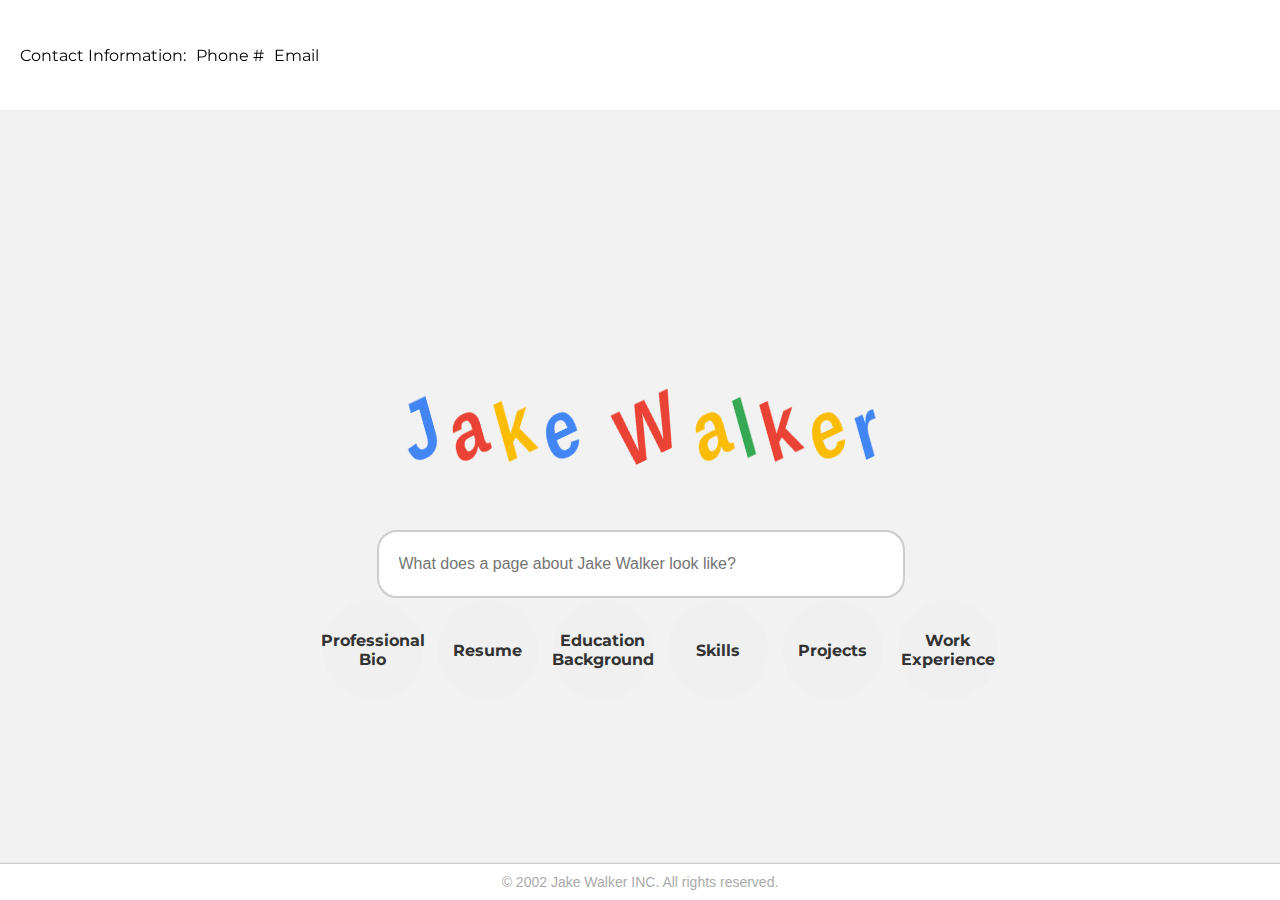
<file: index.html>
<!DOCTYPE html>
<html lang="en">
<head>
    <meta charset="UTF-8">
    <meta name="viewport" content="width=device-width, initial-scale=1.0">
    <title>Jake Walker's Page</title>
    <link rel="stylesheet" href="home.css">
    <link href="https://fonts.googleapis.com/css2?family=Montserrat:wght@400;700&display=swap" rel="stylesheet">
    <style>
        .circle-text {
            display: flex;
            justify-content: center;
            align-items: center;
            width: 100px;
            height: 100px;
            background-color: #f0f0f0;
            border-radius: 50%;
            color: #333;
            font-weight: 700;
            text-align: center;
            vertical-align: middle;
            margin: 10px;
            transition: background-color 0.3s;
        }

        .circle-text:hover {
            background-color: #4285F4;
            color: #fff;
            cursor: pointer;
        }

        .search-box {
            display: flex;
            align-items: center;
            justify-content: center;
            margin: 32px 0;
        }

        .search-input {
            border: 2px solid #ccc;
            padding: 10px 20px;
            font-size: 16px;
            border-radius: 20px;
            background-color: #fff;
            color: #666;
        }

        .curved-text {
            font-size: 84px;
            font-weight: bold;
            margin: 20px;
            display: flex;
            justify-content: center;
            width: 100%;
        }

        .letter {
            transform: rotateY(-40deg) rotateZ(-20deg); /* Adjust rotation angles for curvature effect */
            display: inline-block;
            color: inherit;
            transition: color 0.3s;
        }

        .l1 { color: #4285F4; }
        .l2 { color: #EA4335; }
        .l3 { color: #FBBC05; }
        .l4 { color: #4285F4; }
        .l5 { color: #34A853; }
        .l6 { color: #EA4335; }
        .l7 { color: #FBBC05; }
        .l8 { color: #34A853; }
        .l9 { color: #EA4335; }
        .l10 { color: #FBBC05; }

        .footer {
            text-align: center;
            font-size: 14px;
            color: #aaa;
            margin-top: 20px;
        }
    </style>
</head>
<body>
    <div class="header-container">
        <div class="header">
            <p>Contact Information:</p>
            <p class="tooltip" data-tooltip="816-447-4367">Phone #</p>
            <p class="tooltip" data-tooltip="jrw7n4@umsystem.edu">Email</p>
        </div>
    </div>

    <div class="main-container">
        <div class="curved-text">
            <span class="letter l1">J</span>
            <span class="letter l2">a</span>
            <span class="letter l3">k</span>
            <span class="letter l4">e</span>
            <span class="letter l5">&nbsp;</span>
            <span class="letter l6">W</span>
            <span class="letter l7">a</span>
            <span class="letter l8">l</span>
            <span class="letter l9">k</span>
            <span class="letter l10">e</span>
            <span class="letter l1">r</span>
        </div>
        <div class="search-box">
            <input type="text" class="search-input" placeholder="What does a page about Jake Walker look like?" readonly>
        </div>
        <div class="icon-container">
            <a href="professionalBio.html" class="icon-link">
                <div class="circle-text">Professional Bio</div>
            </a>
            <a href="resume.html" class="icon-link">
                <div class="circle-text">Resume</div>
            </a>
            <a href="courses.html" class="icon-link">
                <div class="circle-text">Education Background</div>
            </a>
            <a href="skills.html" class="icon-link">
                <div class="circle-text">Skills</div>
            </a>
            <a href="projects.html" class="icon-link">
                <div class="circle-text">Projects</div>
            </a>
            <a href="workExperience.html" class="icon-link">
                <div class="circle-text">Work Experience</div>
            </a>
        </div>
    </div>

    <div class="footer">
        © 2002 Jake Walker INC. All rights reserved.
    </div>
</body>
</html>
</file>
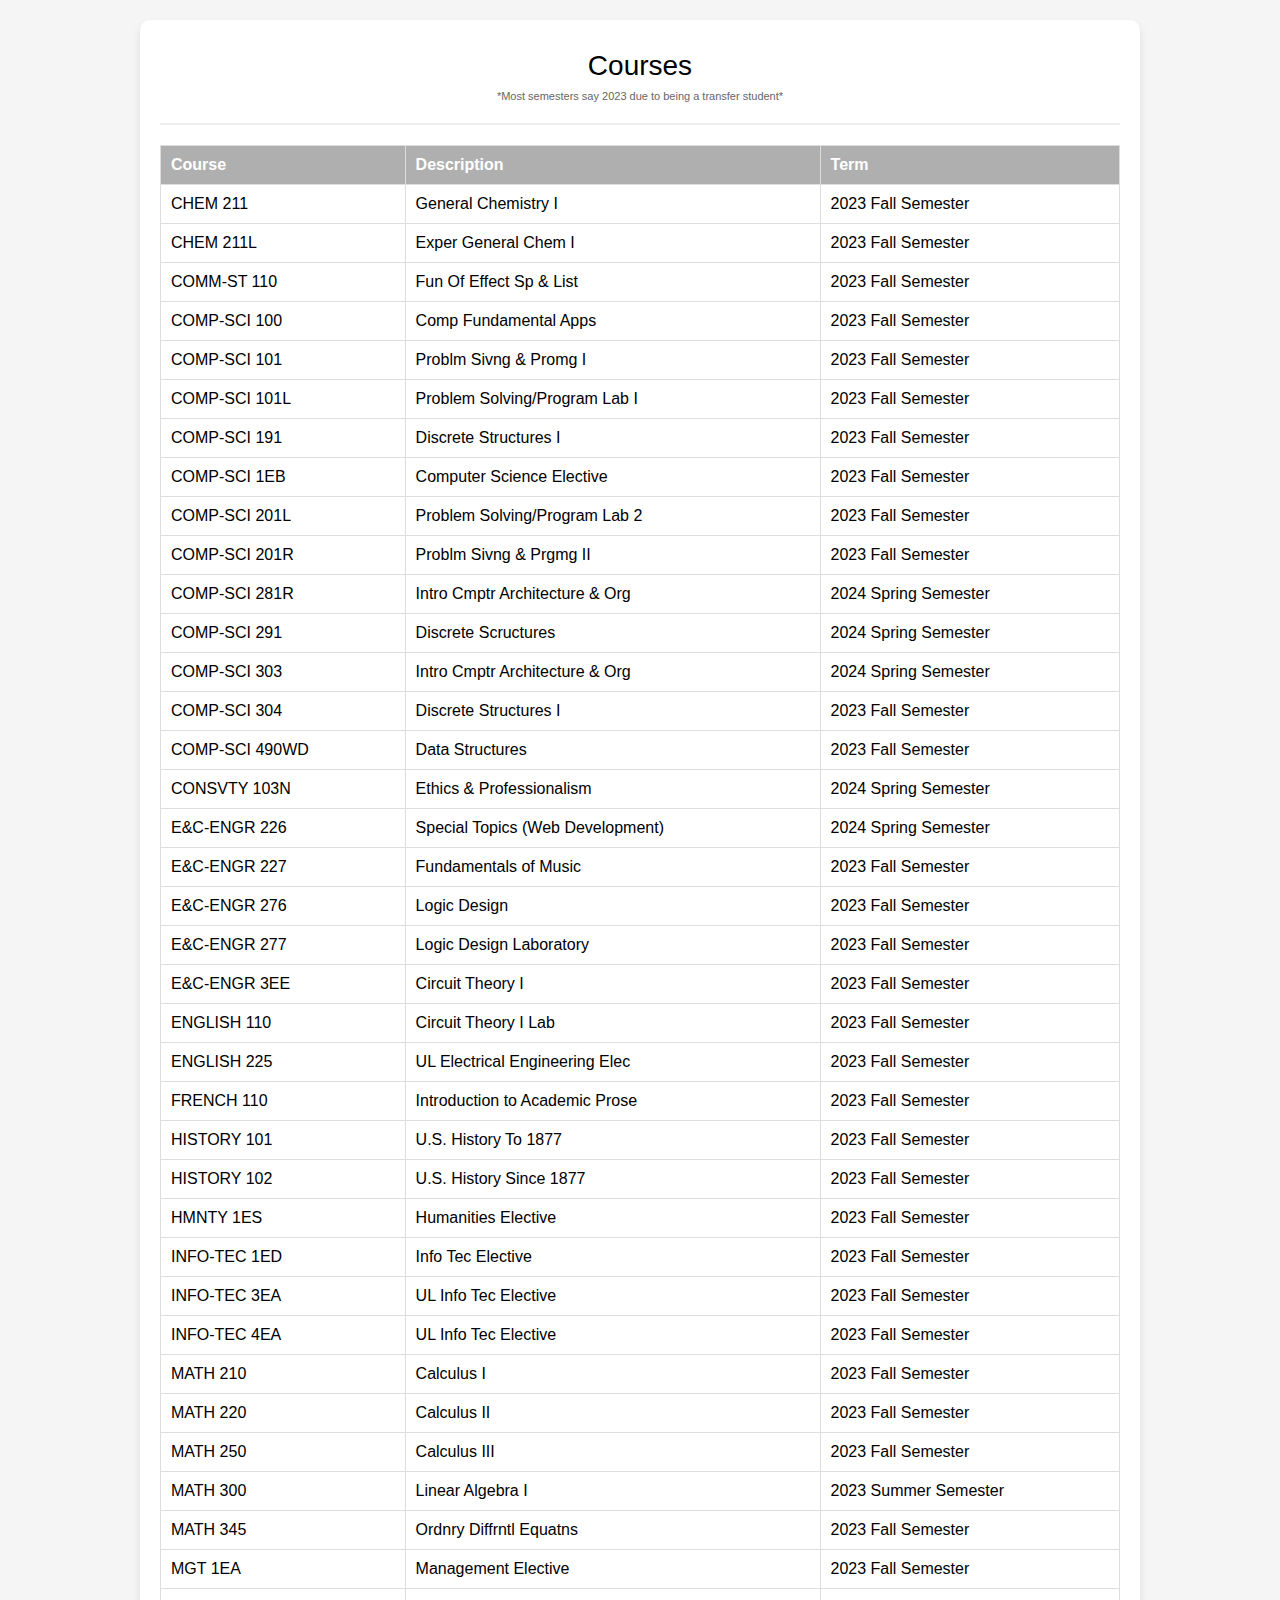
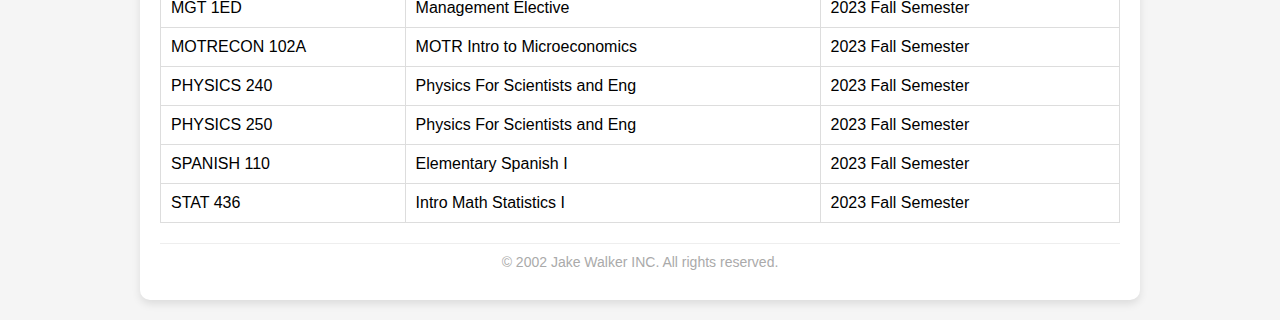
<file: courses.html>
<!DOCTYPE html>
<html lang="en">
<head>
    <meta charset="UTF-8">
    <meta name="viewport" content="width=device-width, initial-scale=1.0">
    <title>Course Table</title>
    <link rel="stylesheet" href="styleCourses.css">
    <style>
        .container {
            max-width: 960px;
            margin: 20px auto;
            padding: 20px;
            background: #fff;
            box-shadow: 0 4px 8px rgba(0,0,0,0.1);
            border-radius: 10px;
            overflow: hidden;
        }

        .header {
            font-size: 28px;
            text-align: center;
            color: #000000;
            padding: 10px;
            border-bottom: 2px solid #eee;
        }

        .note {
            font-size: 11px;
            color: #666;
            text-align: center;
            margin-top: 8px;
        }

        .footer {
            text-align: center;
            font-size: 14px;
            color: #aaa;
            margin-top: 20px;
            padding: 10px;
            border-top: 1px solid #eee;
        }

        table {
            width: 100%;
        }
    </style>
</head>
<body>
    <div class="container">
        <div class="header">
            Courses
            <p class="note">*Most semesters say 2023 due to being a transfer student*</p>
        </div>

<table class="course-table">
    <tr>
        <th>Course</th>
        <th>Description</th>
        <th>Term</th>
        <tr>
            <td>CHEM 211</td>
            <td>General Chemistry I</td>
            <td>2023 Fall Semester</td>
        </tr>
        <tr>
            <td>CHEM 211L</td>
            <td>Exper General Chem I</td>
            <td>2023 Fall Semester</td>
        </tr>
        <tr>
            <td>COMM-ST 110</td>
            <td>Fun Of Effect Sp & List</td>
            <td>2023 Fall Semester</td>
        </tr>
        <tr>
            <td>COMP-SCI 100</td>
            <td>Comp Fundamental Apps</td>
            <td>2023 Fall Semester</td>
        </tr>
        <tr>
            <td>COMP-SCI 101</td>
            <td>Problm Sivng & Promg I</td>
            <td>2023 Fall Semester</td>
        </tr>
        <tr>
            <td>COMP-SCI 101L</td>
            <td>Problem Solving/Program Lab I</td>
            <td>2023 Fall Semester</td>
        </tr>
        <tr>
            <td>COMP-SCI 191</td>
            <td>Discrete Structures I</td>
            <td>2023 Fall Semester</td>
        </tr>
        <tr>
            <td>COMP-SCI 1EB</td>
            <td>Computer Science Elective</td>
            <td>2023 Fall Semester</td>
        </tr>
        <tr>
            <td>COMP-SCI 201L</td>
            <td>Problem Solving/Program Lab 2</td>
            <td>2023 Fall Semester</td>
        </tr>
        <tr>
            <td>COMP-SCI 201R</td>
            <td>Problm Sivng & Prgmg II</td>
            <td>2023 Fall Semester</td>
        </tr>
        <tr>
            <td>COMP-SCI 281R</td>
            <td>Intro Cmptr Architecture & Org</td>
            <td>2024 Spring Semester</td>
        </tr>
        <tr>
            <td>COMP-SCI 291</td>
            <td>Discrete Scructures</td>
            <td>2024 Spring Semester</td>
        </tr>
        <tr>
            <td>COMP-SCI 303</td>
            <td>Intro Cmptr Architecture & Org</td>
            <td>2024 Spring Semester</td>
        </tr>
        <tr>
            <td>COMP-SCI 304</td>
            <td>Discrete Structures I</td>
            <td>2023 Fall Semester</td>
        </tr>
        <tr>
            <td>COMP-SCI 490WD</td>
            <td>Data Structures</td>
            <td>2023 Fall Semester</td>
        </tr>
        <tr>
            <td>CONSVTY 103N</td>
            <td>Ethics & Professionalism</td>
            <td>2024 Spring Semester</td>
        </tr>
        <tr>
            <td>E&C-ENGR 226</td>
            <td>Special Topics (Web Development)</td>
            <td>2024 Spring Semester</td>
        </tr>
        <tr>
            <td>E&C-ENGR 227</td>
            <td>Fundamentals of Music</td>
            <td>2023 Fall Semester</td>
        </tr>
        <tr>
            <td>E&C-ENGR 276</td>
            <td>Logic Design</td>
            <td>2023 Fall Semester</td>
        </tr>
        <tr>
            <td>E&C-ENGR 277</td>
            <td>Logic Design Laboratory</td>
            <td>2023 Fall Semester</td>
        </tr>
        <tr>
            <td>E&C-ENGR 3EE</td>
            <td>Circuit Theory I</td>
            <td>2023 Fall Semester</td>
        </tr>
        <tr>
            <td>ENGLISH 110</td>
            <td>Circuit Theory I Lab</td>
            <td>2023 Fall Semester</td>
        </tr>
        <tr>
            <td>ENGLISH 225</td>
            <td>UL Electrical Engineering Elec</td>
            <td>2023 Fall Semester</td>
        </tr>
        <tr>
            <td>FRENCH 110</td>
            <td>Introduction to Academic Prose</td>
            <td>2023 Fall Semester</td>
        </tr> 
        <tr>
            <td>HISTORY 101</td>
            <td>U.S. History To 1877</td>
            <td>2023 Fall Semester</td>
        </tr>
        <tr>
            <td>HISTORY 102</td>
            <td>U.S. History Since 1877</td>
            <td>2023 Fall Semester</td>
        </tr>
        <tr>
            <td>HMNTY 1ES</td>
            <td>Humanities Elective</td>
            <td>2023 Fall Semester</td>
        </tr>
        <tr>
            <td>INFO-TEC 1ED</td>
            <td>Info Tec Elective</td>
            <td>2023 Fall Semester</td>
        </tr>
        <tr>
            <td>INFO-TEC 3EA</td>
            <td>UL Info Tec Elective</td>
            <td>2023 Fall Semester</td>
        </tr>
        <tr>
            <td>INFO-TEC 4EA</td>
            <td>UL Info Tec Elective</td>
            <td>2023 Fall Semester</td>
        </tr>
        <tr>
            <td>MATH 210</td>
            <td>Calculus I</td>
            <td>2023 Fall Semester</td>
        </tr>
        <tr>
            <td>MATH 220</td>
            <td>Calculus II</td>
            <td>2023 Fall Semester</td>
        </tr>
        <tr>
            <td>MATH 250</td>
            <td>Calculus III</td>
            <td>2023 Fall Semester</td>
        </tr>
        <tr>
            <td>MATH 300</td>
            <td>Linear Algebra I</td>
            <td>2023 Summer Semester</td>
        </tr>
        <tr>
            <td>MATH 345</td>
            <td>Ordnry Diffrntl Equatns</td>
            <td>2023 Fall Semester</td>
        </tr>
        <tr>
            <td>MGT 1EA</td>
            <td>Management Elective</td>
            <td>2023 Fall Semester</td>
        </tr>
        <tr>
            <td>MGT 1ED</td>
            <td>Management Elective</td>
            <td>2023 Fall Semester</td>
        </tr>
        <tr>
            <td>MOTRECON 102A</td>
            <td>MOTR Intro to Microeconomics</td>
            <td>2023 Fall Semester</td>
        </tr>
        <tr>
            <td>PHYSICS 240</td>
            <td>Physics For Scientists and Eng</td>
            <td>2023 Fall Semester</td>
        </tr>
        <tr>
            <td>PHYSICS 250</td>
            <td>Physics For Scientists and Eng</td>
            <td>2023 Fall Semester</td>
        </tr>
        <tr>
            <td>SPANISH 110</td>
            <td>Elementary Spanish I</td>
            <td>2023 Fall Semester</td>
        </tr>
        <tr>
            <td>STAT 436</td>
            <td>Intro Math Statistics I</td>
            <td>2023 Fall Semester</td>
        </tr>
</table>
 <div class="footer">
            © 2002 Jake Walker INC. All rights reserved.
        </div>
    </div>
</body>
</html>
</file>
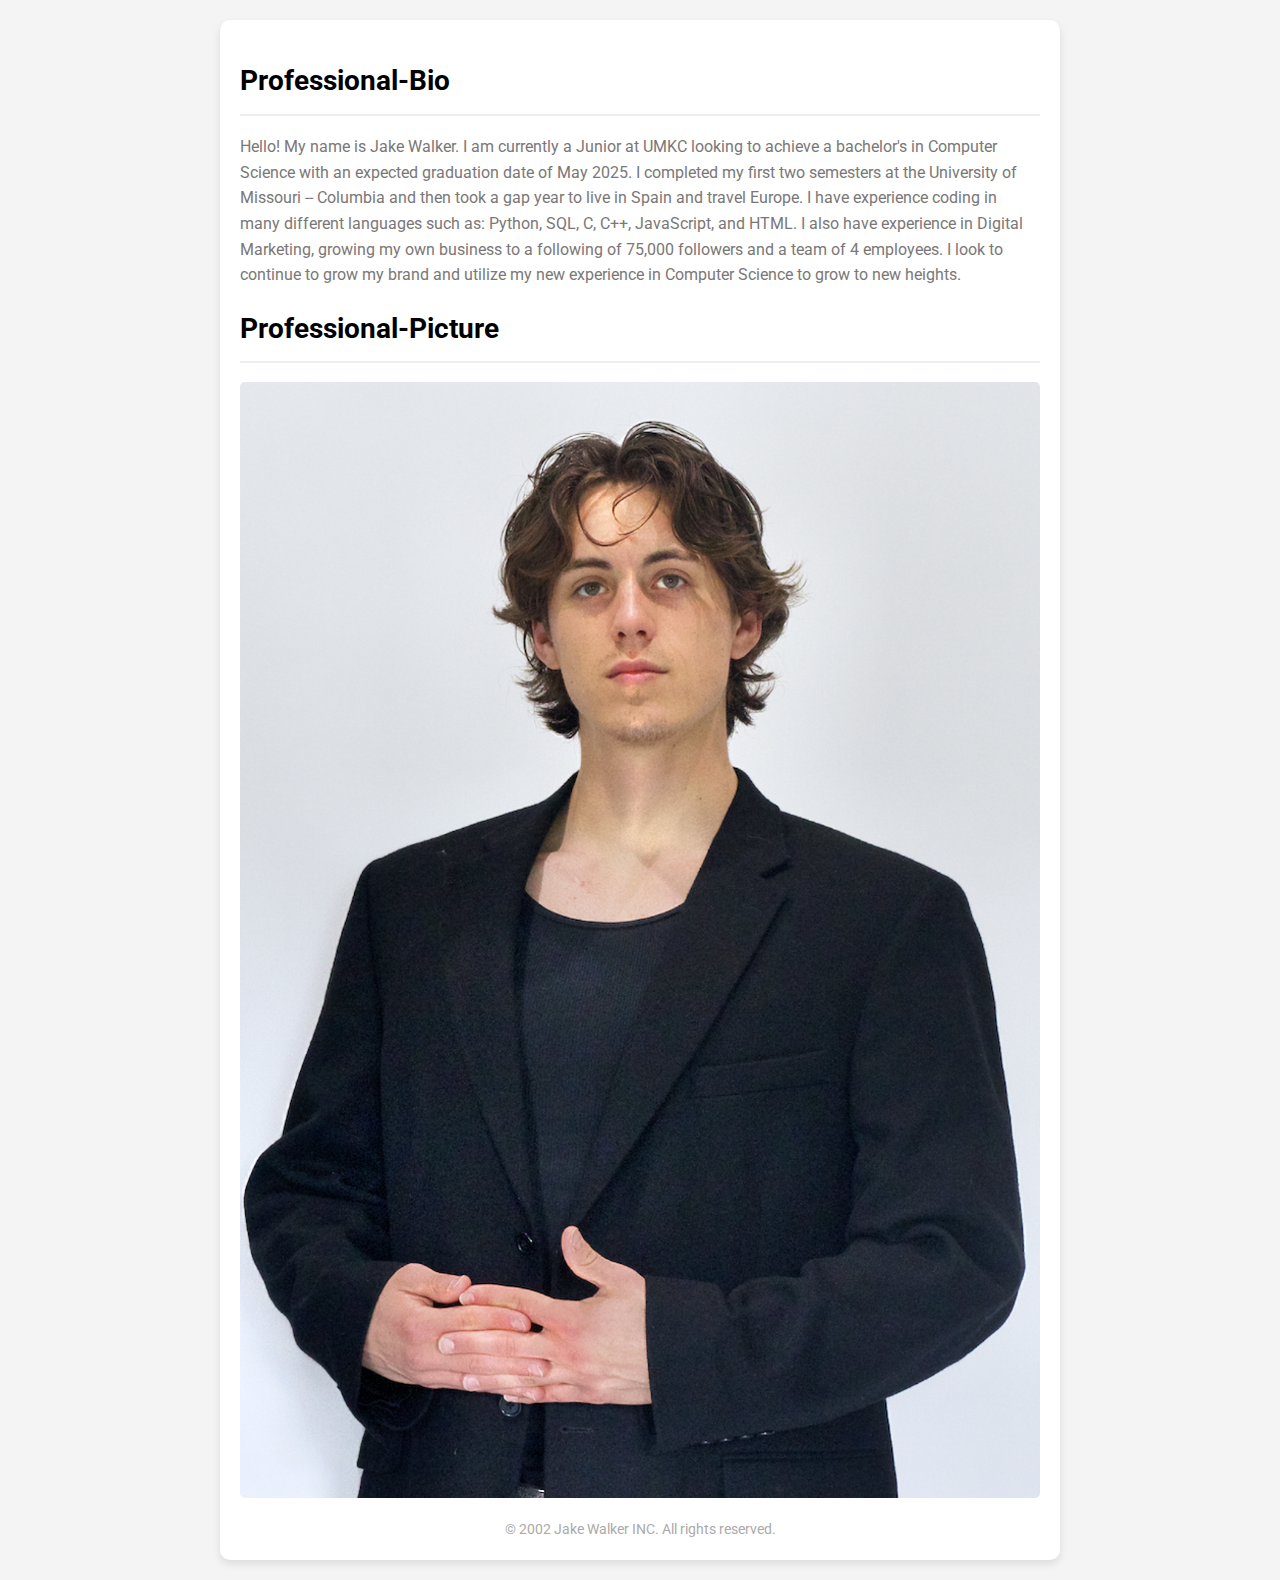
<file: professionalBio.html>
<!DOCTYPE html>
<html lang="en">
<head>
    <meta charset="UTF-8">
    <meta name="viewport" content="width=device-width, initial-scale=1.0">
    <title>Jake Walker | Professional Bio</title>
    <link href="https://fonts.googleapis.com/css2?family=Roboto:wght@400;700&display=swap" rel="stylesheet">
    <style>
        body {
            font-family: 'Roboto', sans-serif;
            margin: 0;
            padding: 0;
            background: #f4f4f4;
            color: #333;
            line-height: 1.6;
        }

        .container {
            max-width: 800px;
            margin: 20px auto;
            background: #fff;
            padding: 20px;
            box-shadow: 0 4px 8px rgba(0,0,0,0.1);
            border-radius: 10px;
        }

        h1 {
            color: #000000;
            font-size: 28px;
            border-bottom: 2px solid #eee;
            padding-bottom: 10px;
        }

        p {
            font-size: 16px;
            color: rgb(122, 119, 119);
        }

        img {
            max-width: 100%;
            height: auto;
            display: block;
            margin-bottom: 20px;
            margin-right: 20px;
            border-radius: 5px;
        }

        .footer {
            text-align: center;
            font-size: 14px;
            color: #aaa;
            margin-top: 20px;
        }
    </style>
</head>
<body>
    <div class="container">
        <h1>Professional-Bio</h1>
        <p>Hello! My name is Jake Walker. I am currently a Junior at UMKC looking to achieve a bachelor's in Computer Science with an expected graduation date of May 2025. I completed my first two semesters at the University of Missouri -- Columbia and then took a gap year to live in Spain and travel Europe. I have experience coding in many different languages such as: Python, SQL, C, C++, JavaScript, and HTML. I also have experience in Digital Marketing, growing my own business to a following of 75,000 followers and a team of 4 employees. I look to continue to grow my brand and utilize my new experience in Computer Science to grow to new heights.</p>
        <h1>Professional-Picture</h1>
        <img src="professionalPic.png" alt="Jake Walker">
        <div class="footer">
            © 2002 Jake Walker INC. All rights reserved.
        </div>
    </div>
</body>
</html>
</file>
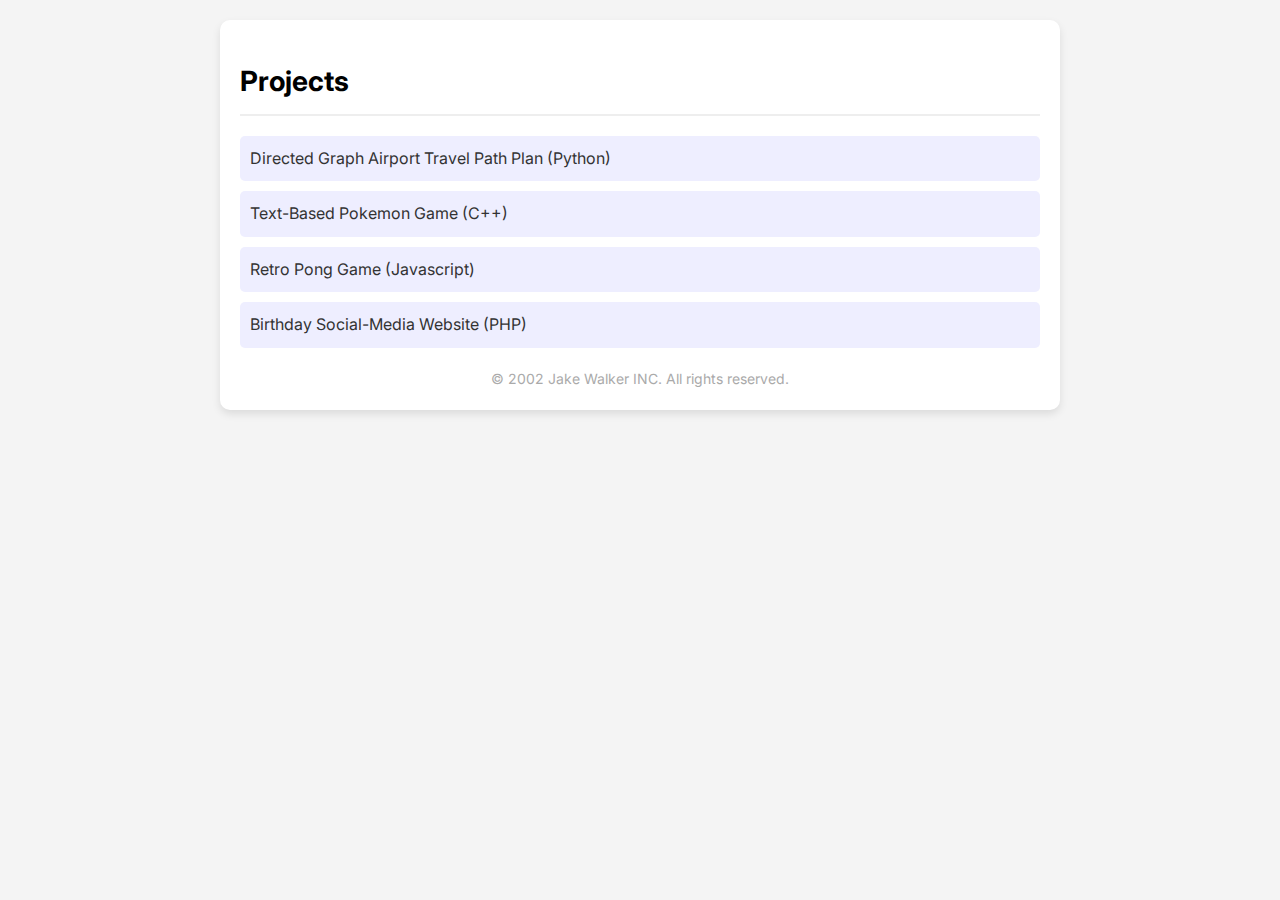
<file: projects.html>
<!DOCTYPE html>
<html lang="en">
<head>
    <meta charset="UTF-8">
    <meta name="viewport" content="width=device-width, initial-scale=1.0">
    <title>Projects | Jake Walker</title>
    <link href="https://fonts.googleapis.com/css2?family=Inter:wght@400;700&display=swap" rel="stylesheet">
    <style>
        body {
            font-family: 'Inter', sans-serif;
            margin: 0;
            padding: 0;
            background: #f4f4f4;
            color: #333;
            line-height: 1.6;
        }

        .container {
            max-width: 800px;
            margin: 20px auto;
            background: #fff;
            padding: 20px;
            box-shadow: 0 4px 8px rgba(0,0,0,0.1);
            border-radius: 10px;
        }

        h1 {
            color: #000000;
            font-size: 28px;
            border-bottom: 2px solid #eee;
            padding-bottom: 10px;
        }

        .skills-list, .skills-boxes {
            margin-top: 20px;
        }

        ul.skills-list {
            list-style-type: none;
            padding: 0;
        }

        ul.skills-list li {
            background: #f4f4f4;
            margin-bottom: 10px;
            padding: 10px;
            border-radius: 5px;
        }

        .footer {
            text-align: center;
            font-size: 14px;
            color: #aaa;
            margin-top: 20px;
        }
    </style>
</head>
<body>
    <div class="container">
        <h1>Projects</h1>
        <div class="skills-section">
            <div class="skills-boxes">
                <div style="background: #eef; padding: 10px; margin-bottom: 10px; border-radius: 5px;">Directed Graph Airport Travel Path Plan (Python)</div>
                <div style="background: #eef; padding: 10px; margin-bottom: 10px; border-radius: 5px;">Text-Based Pokemon Game (C++)</div>
                <div style="background: #eef; padding: 10px; margin-bottom: 10px; border-radius: 5px;">Retro Pong Game (Javascript)</div>
                <div style="background: #eef; padding: 10px; margin-bottom: 10px; border-radius: 5px;">Birthday Social-Media Website (PHP) </div>
            </div>
        </div>
        <div class="footer">
            © 2002 Jake Walker INC. All rights reserved.
        </div>
    </div>
</body>
</html>
</file>
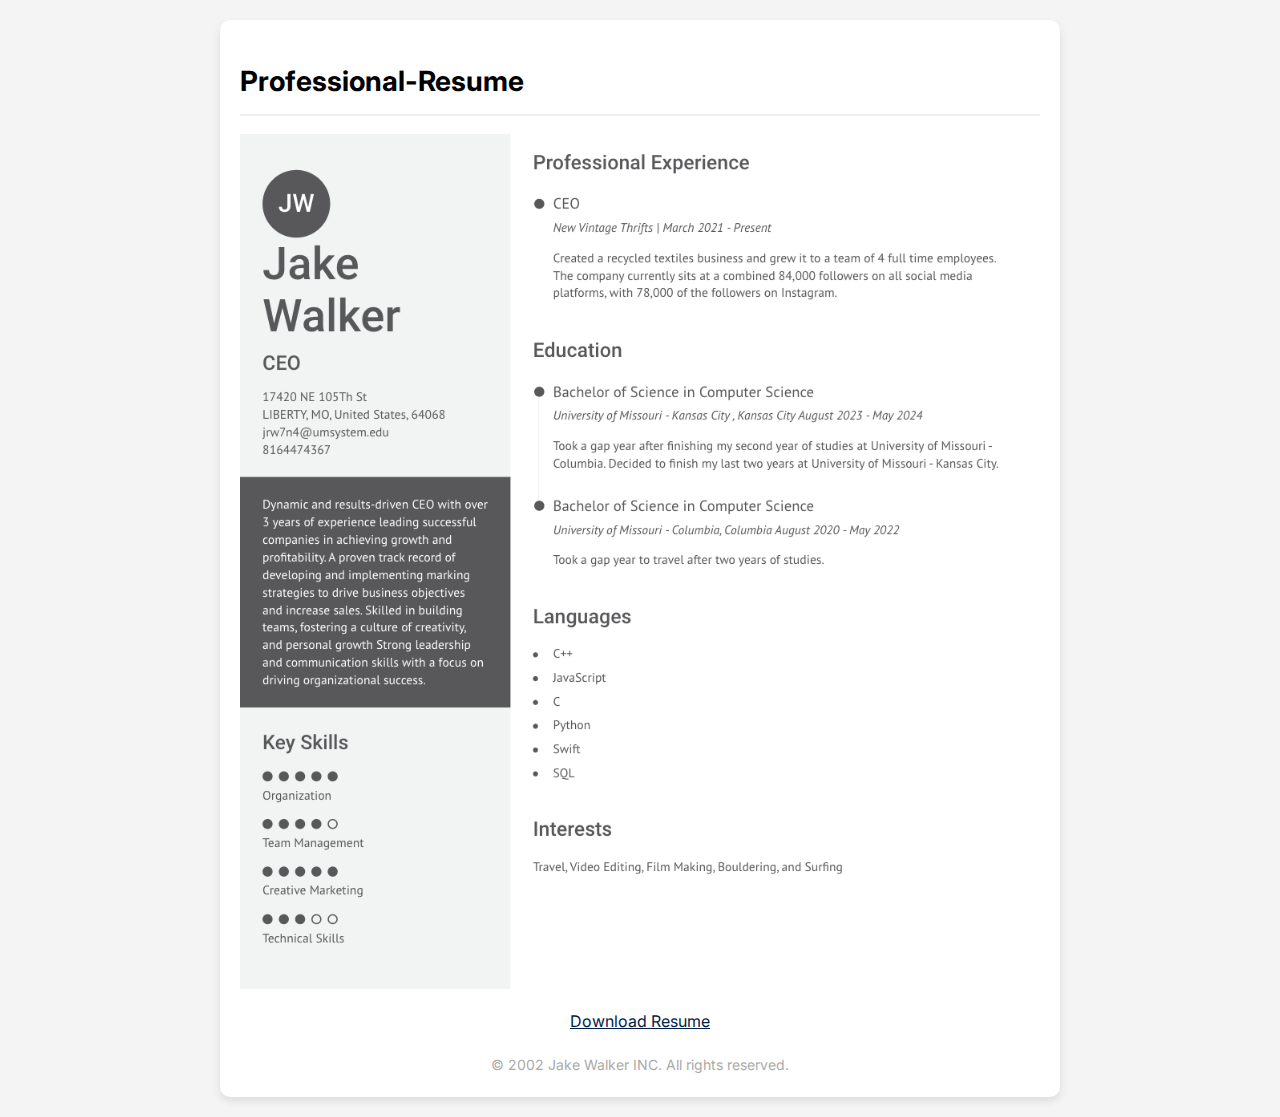
<file: resume.html>
<!DOCTYPE html>
<html lang="en">
<head>
    <meta charset="UTF-8">
    <meta name="viewport" content="width=device-width, initial-scale=1.0">
    <title>Resume | Jake Walker</title>
    <link href="https://fonts.googleapis.com/css2?family=Inter:wght@400;700&display=swap" rel="stylesheet">
    <style>
        body {
            font-family: 'Inter', sans-serif;
            margin: 0;
            padding: 0;
            background: #f4f4f4;
            color: #333;
            line-height: 1.6;
        }

        .container {
            max-width: 800px;
            margin: 20px auto;
            background: #fff;
            padding: 20px;
            box-shadow: 0 4px 8px rgba(0,0,0,0.1);
            border-radius: 10px;
        }

        h1 {
            color: #000000;
            font-size: 28px;
            border-bottom: 2px solid #eee;
            padding-bottom: 10px;
        }

        img {
            display: block;
            max-width: 100%;
            height: auto;
            margin-bottom: 20px;
        }

        .download-link {
            display: block;
            text-align: center;
            margin-top: 10px;
            font-size: 16px;
            color: #001e46;
        }

        .footer {
            text-align: center;
            font-size: 14px;
            color: #aaa;
            margin-top: 20px;
        }
    </style>
</head>
<body>
    <div class="container">
        <h1>Professional-Resume</h1>
        <img src="resume.png" alt="Jake Walker's Resume">
        <a href="Jake_Walker_Resume.pdf" download="Jake_Walker_Resume.pdf" class="download-link">Download Resume</a>
        <div class="footer">
            © 2002 Jake Walker INC. All rights reserved.
        </div>
    </div>
</body>
</html>
</file>
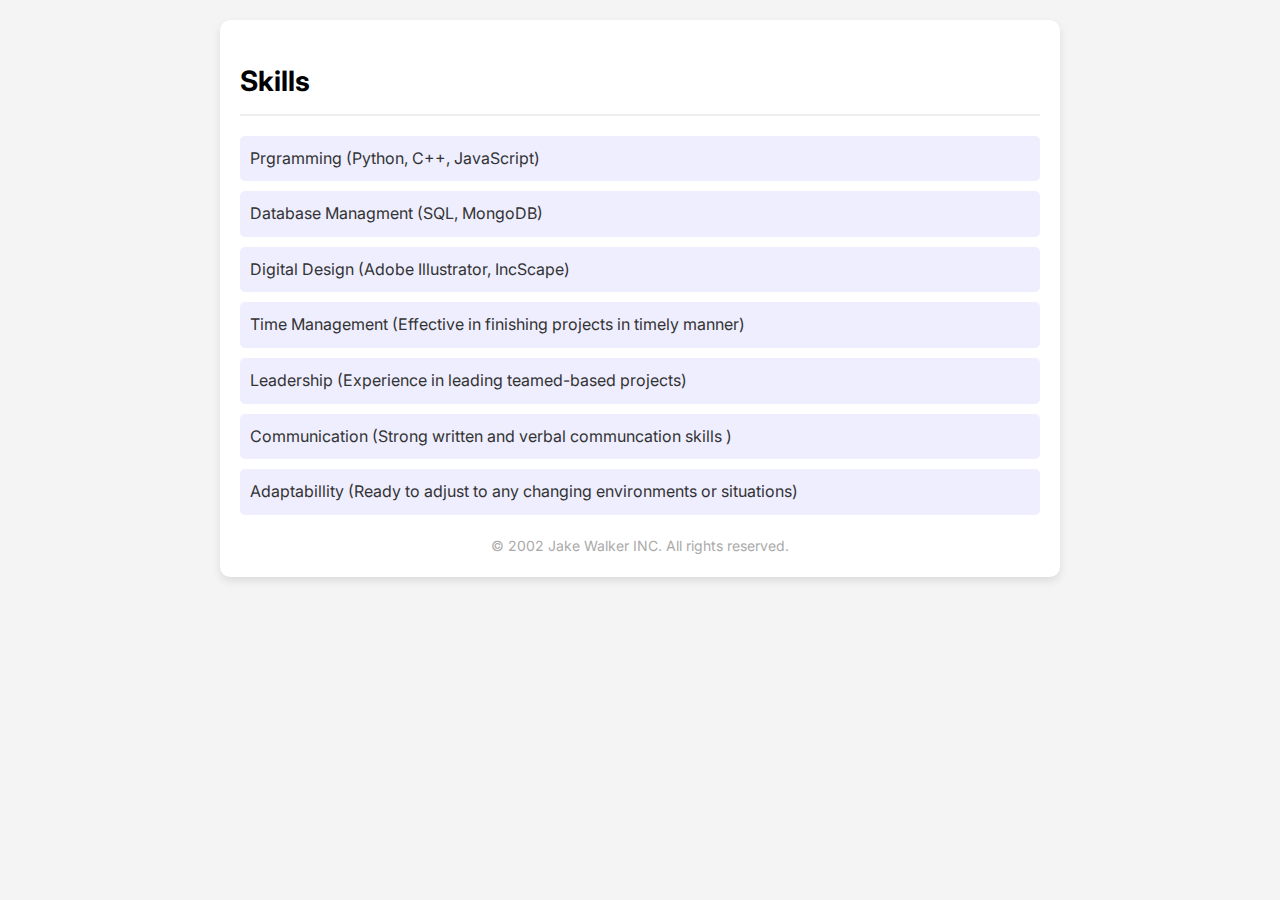
<file: skills.html>
<!DOCTYPE html>
<html lang="en">
<head>
    <meta charset="UTF-8">
    <meta name="viewport" content="width=device-width, initial-scale=1.0">
    <title>Skills | Jake Walker</title>
    <link href="https://fonts.googleapis.com/css2?family=Inter:wght@400;700&display=swap" rel="stylesheet">
    <style>
        body {
            font-family: 'Inter', sans-serif;
            margin: 0;
            padding: 0;
            background: #f4f4f4;
            color: #333;
            line-height: 1.6;
        }

        .container {
            max-width: 800px;
            margin: 20px auto;
            background: #fff;
            padding: 20px;
            box-shadow: 0 4px 8px rgba(0,0,0,0.1);
            border-radius: 10px;
        }

        h1 {
            color: #000000;
            font-size: 28px;
            border-bottom: 2px solid #eee;
            padding-bottom: 10px;
        }

        .skills-list, .skills-boxes {
            margin-top: 20px;
        }

        ul.skills-list {
            list-style-type: none;
            padding: 0;
        }

        ul.skills-list li {
            background: #f4f4f4;
            margin-bottom: 10px;
            padding: 10px;
            border-radius: 5px;
        }

        .footer {
            text-align: center;
            font-size: 14px;
            color: #aaa;
            margin-top: 20px;
        }
    </style>
</head>
<body>
    <div class="container">
        <h1>Skills</h1>
        <div class="skills-section">
            <div class="skills-boxes">
                <div style="background: #eef; padding: 10px; margin-bottom: 10px; border-radius: 5px;">Prgramming (Python, C++, JavaScript)</div>
                <div style="background: #eef; padding: 10px; margin-bottom: 10px; border-radius: 5px;">Database Managment (SQL, MongoDB)</div>
                <div style="background: #eef; padding: 10px; margin-bottom: 10px; border-radius: 5px;">Digital Design (Adobe Illustrator, IncScape) </div>
                <div style="background: #eef; padding: 10px; margin-bottom: 10px; border-radius: 5px;">Time Management (Effective in finishing projects in timely manner) </div>
                <div style="background: #eef; padding: 10px; margin-bottom: 10px; border-radius: 5px;">Leadership (Experience in leading teamed-based projects) </div>
                <div style="background: #eef; padding: 10px; margin-bottom: 10px; border-radius: 5px;">Communication (Strong written and verbal communcation skills ) </div>
                <div style="background: #eef; padding: 10px; margin-bottom: 10px; border-radius: 5px;">Adaptabillity (Ready to adjust to any changing environments or situations) </div>
            </div>
        </div>
        <div class="footer">
            © 2002 Jake Walker INC. All rights reserved.
        </div>
    </div>
</body>
</html>
</file>
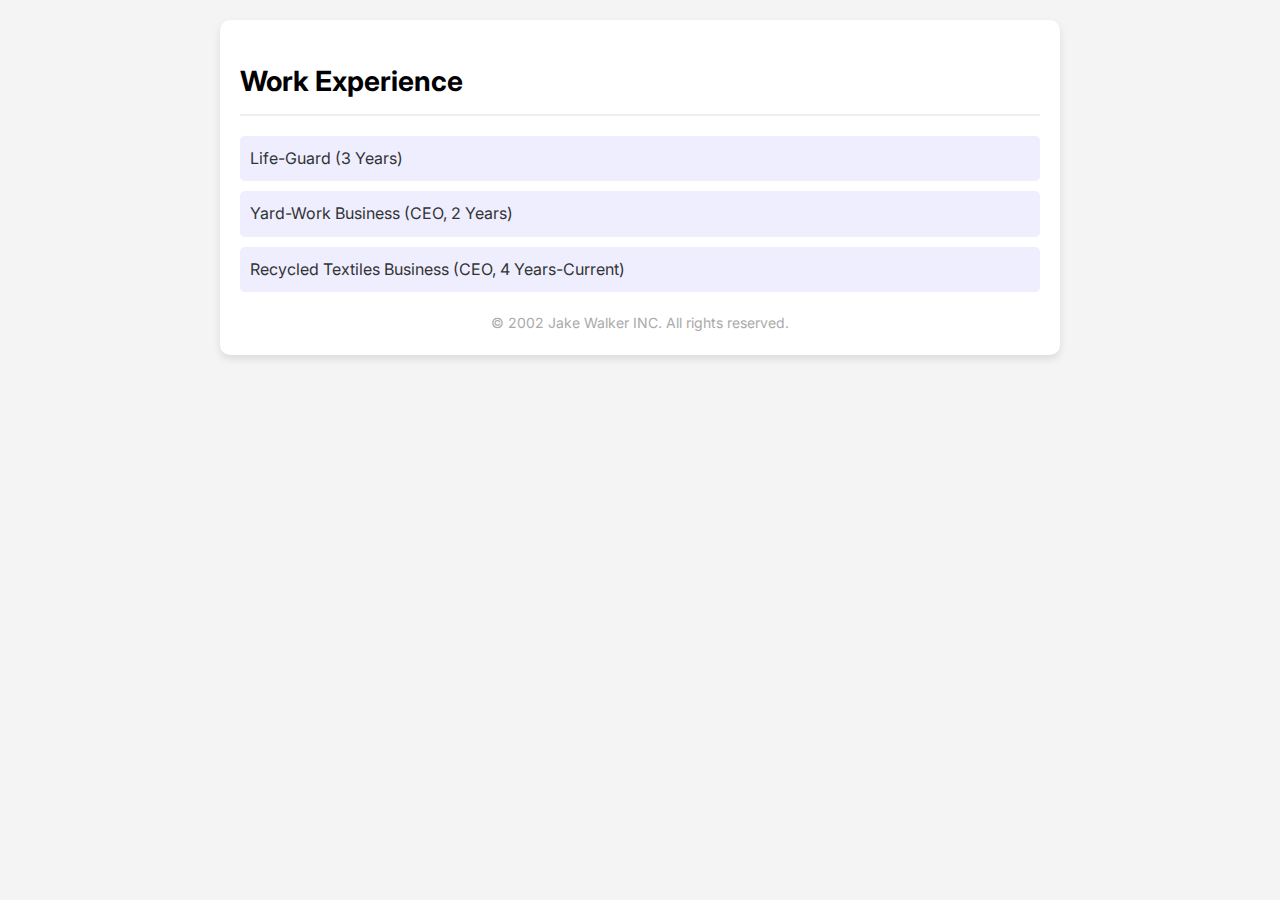
<file: workExperience.html>
<!DOCTYPE html>
<html lang="en">
<head>
    <meta charset="UTF-8">
    <meta name="viewport" content="width=device-width, initial-scale=1.0">
    <title>Work Experience | Jake Walker</title>
    <link href="https://fonts.googleapis.com/css2?family=Inter:wght@400;700&display=swap" rel="stylesheet">
    <style>
        body {
            font-family: 'Inter', sans-serif;
            margin: 0;
            padding: 0;
            background: #f4f4f4;
            color: #333;
            line-height: 1.6;
        }

        .container {
            max-width: 800px;
            margin: 20px auto;
            background: #fff;
            padding: 20px;
            box-shadow: 0 4px 8px rgba(0,0,0,0.1);
            border-radius: 10px;
        }

        h1 {
            color: #000000;
            font-size: 28px;
            border-bottom: 2px solid #eee;
            padding-bottom: 10px;
        }

        .skills-list, .skills-boxes {
            margin-top: 20px;
        }

        ul.skills-list {
            list-style-type: none;
            padding: 0;
        }

        ul.skills-list li {
            background: #f4f4f4;
            margin-bottom: 10px;
            padding: 10px;
            border-radius: 5px;
        }

        .footer {
            text-align: center;
            font-size: 14px;
            color: #aaa;
            margin-top: 20px;
        }
    </style>
</head>
<body>
    <div class="container">
        <h1>Work Experience</h1>
        <div class="skills-section">
            <div class="skills-boxes">
                <div style="background: #eef; padding: 10px; margin-bottom: 10px; border-radius: 5px;">Life-Guard (3 Years)</div>
                <div style="background: #eef; padding: 10px; margin-bottom: 10px; border-radius: 5px;">Yard-Work Business (CEO, 2 Years)</div>
                <div style="background: #eef; padding: 10px; margin-bottom: 10px; border-radius: 5px;">Recycled Textiles Business (CEO, 4 Years-Current) </div>
            </div>
        </div>
        <div class="footer">
            © 2002 Jake Walker INC. All rights reserved.
        </div>
    </div>
</body>
</html>
</file>
<file: home.css>
html, body {
    font-family: Inter, sans-serif;
    margin: 0;
    padding: 0;
    display: flex;
    justify-content: center;
    align-items: center;
    height: 100vh;
    background-color: #f2f2f2;
}

.header-container {
    flex-direction: row;
    width: 100%;
    height: 10%;
}

.header {
    display: flex;
    justify-content: flex-start;
    align-items: center; 
    padding: 10px;
    padding-left: auto;
    box-shadow: 0 2px 2px -2px rgb(218, 216, 216);
    background: rgb(255, 255, 255);
    position: fixed;
    width: 100%;
    height: 10%;
    top: 0;
    left: 0;
}

.header p {
    padding-left: 10px;
    font-family: 'Montserrat', sans-serif;
}

.tooltip {
    position: relative; 
    cursor: pointer; 
}

.tooltip::after {
    content: attr(data-tooltip); 
    position: absolute;
    bottom: -25px;
    left: 0;
    white-space: nowrap; 
    background-color: rgb(118, 118, 118); 
    color: white; 
    padding: 5px 10px; 
    border-radius: 4px; 
    font-size: 12px; 
    opacity: 0;
    transition: opacity 0.3s; 
    pointer-events: none; 
}

.tooltip:hover {
    text-decoration: underline; 
}

.tooltip:hover::after {
    opacity: 1;
}

.main-container {
    margin-top: 20%;
    display: flex;
    flex-direction: column;
    align-items: center;
}

.search-container {
    display: flex;
    flex-direction: column;
    align-items: center;
}

.search-box {
    display: flex;
    margin-top: 20px;
}

.search-input {
    padding: 10px;
    margin-right: -1px;
    border: 1px solid #dfe1e5;
    border-right: none;
    font-size: 16px;
    line-height: 20px;
    height: 44px;
    width: 484px;
    outline: none;
}

.search-button {
    padding: 10px 15px;
    border: 1px solid #f2f2f2;
    background-color: #f2f2f2;
    cursor: pointer;
}

.footer {
    position: absolute;
    bottom: 0;
    width: 100%;
    background: white;
    padding: 10px;
    text-align: center;
    box-shadow: 0 -2px 2px -2px gray;
}

.icon-container {
    display: flex;
    justify-content: center;
    gap: 35px;
    margin-top: -40px;
    font-family: 'Montserrat', sans-serif;
}

.icon-link {
    text-decoration: none;
    color: black; 
    text-align: center;
    width: 80px;  
    height: 80px;
    background-size: cover;
    background-position: center;
    display: block;
}

.icon {
    width: 80px;
    height: 80px;
    border-radius: 50%;
    background-size: cover;
    margin-bottom: 8px;
}

.icon-link span {
    display: block;
}
</file>
<file: styleCourses.css>
body {
    font-family: Inter, sans-serif;
    background-color: #f5f5f5;
}

.course-table {
    width: 100%;
    border-collapse: collapse;
    margin-top: 20px;
}

.course-table th, .course-table td {
    padding: 10px;
    border: 1px solid #ddd;
    text-align: left;
}

.course-table th {
    background-color: #afafaf;
    color: white;
}

.course-table td {
    background-color: #ffffff;
}

.course-table tr:nth-child(even) {
    background-color: #f2f2f2;
}
</file>
